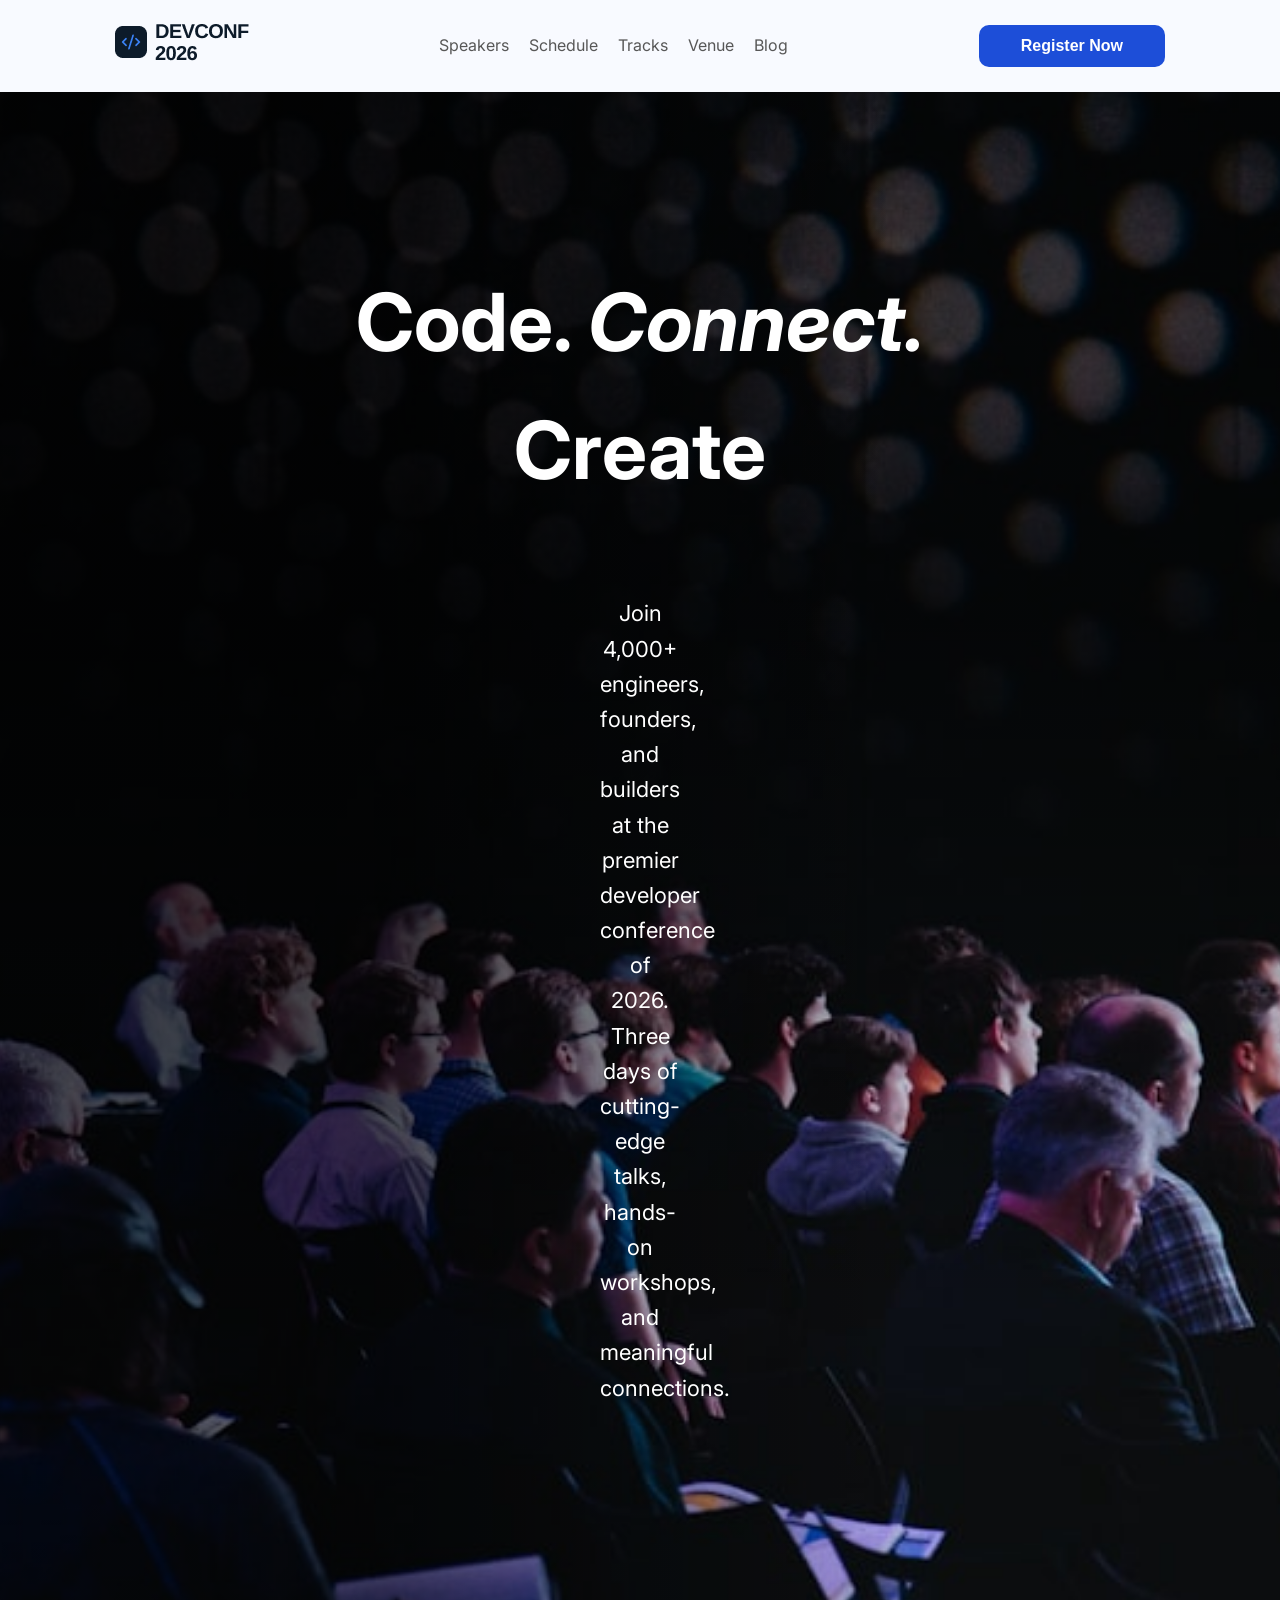
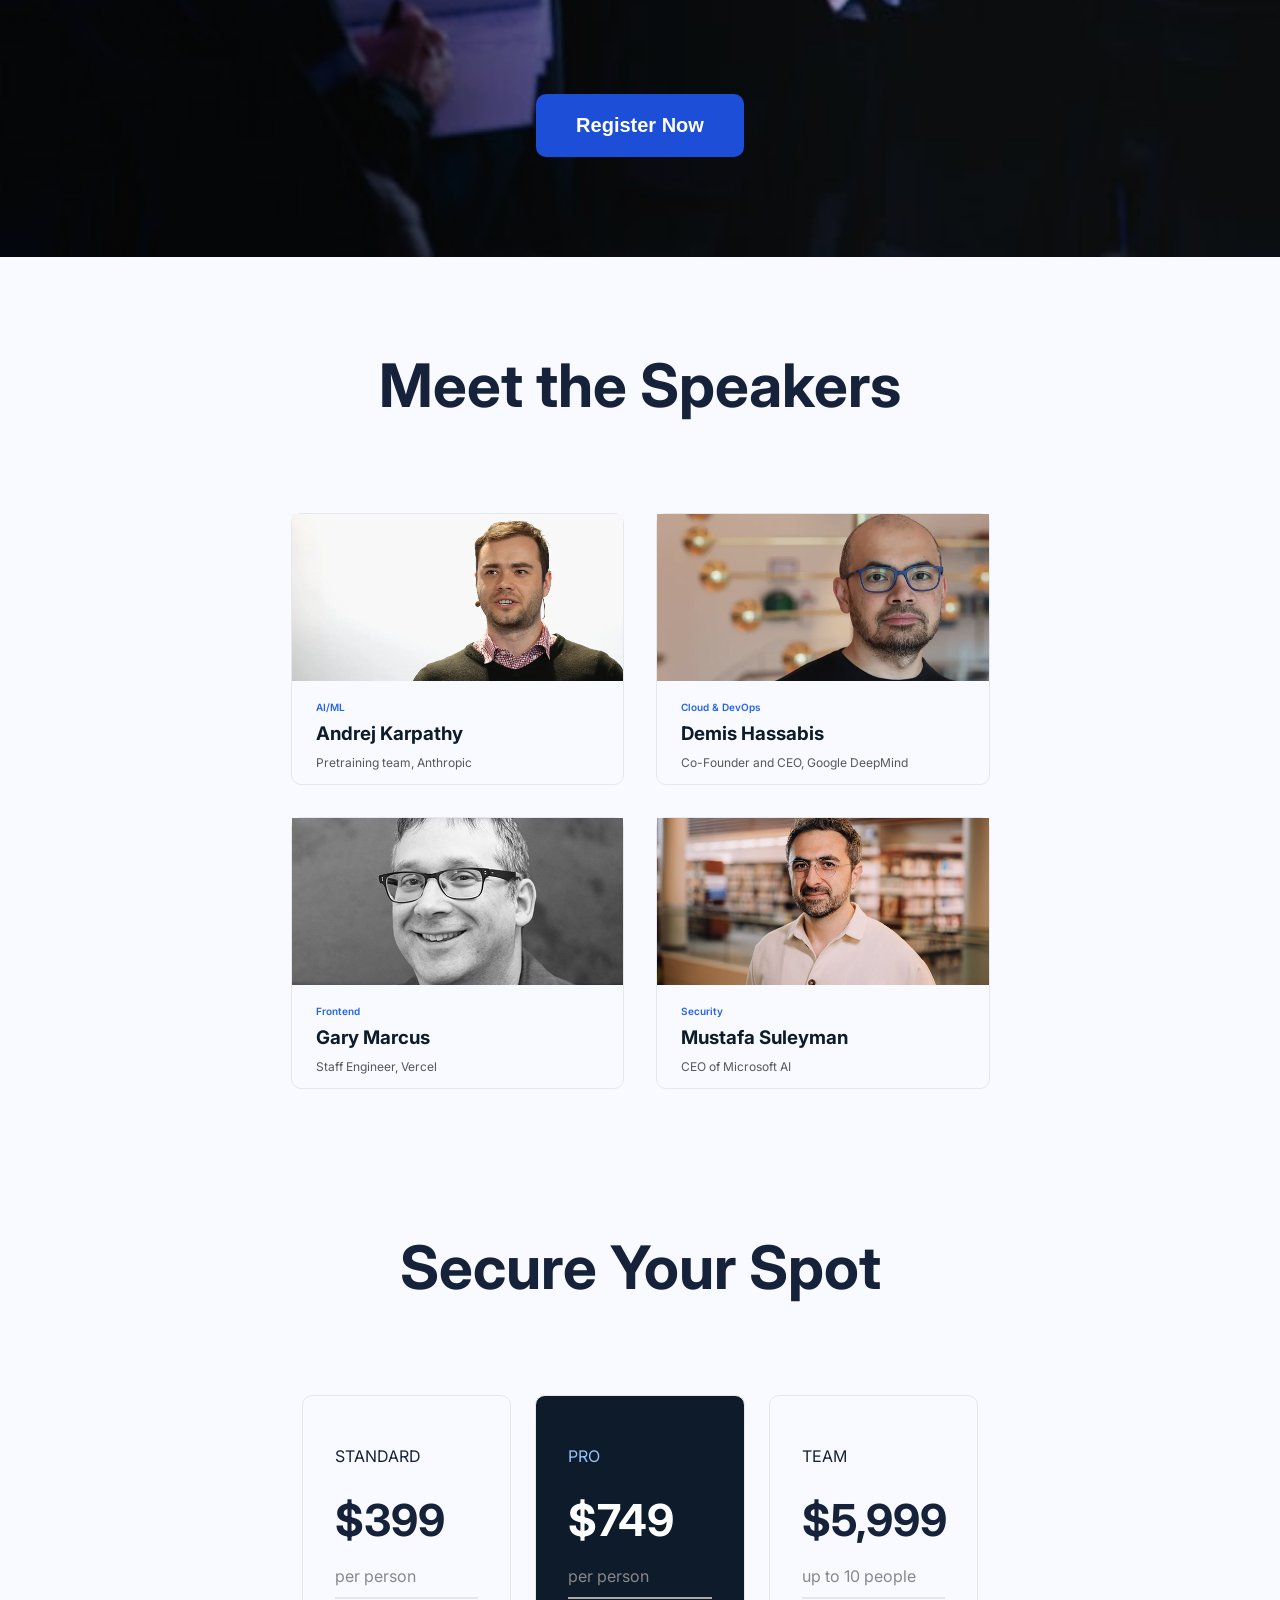
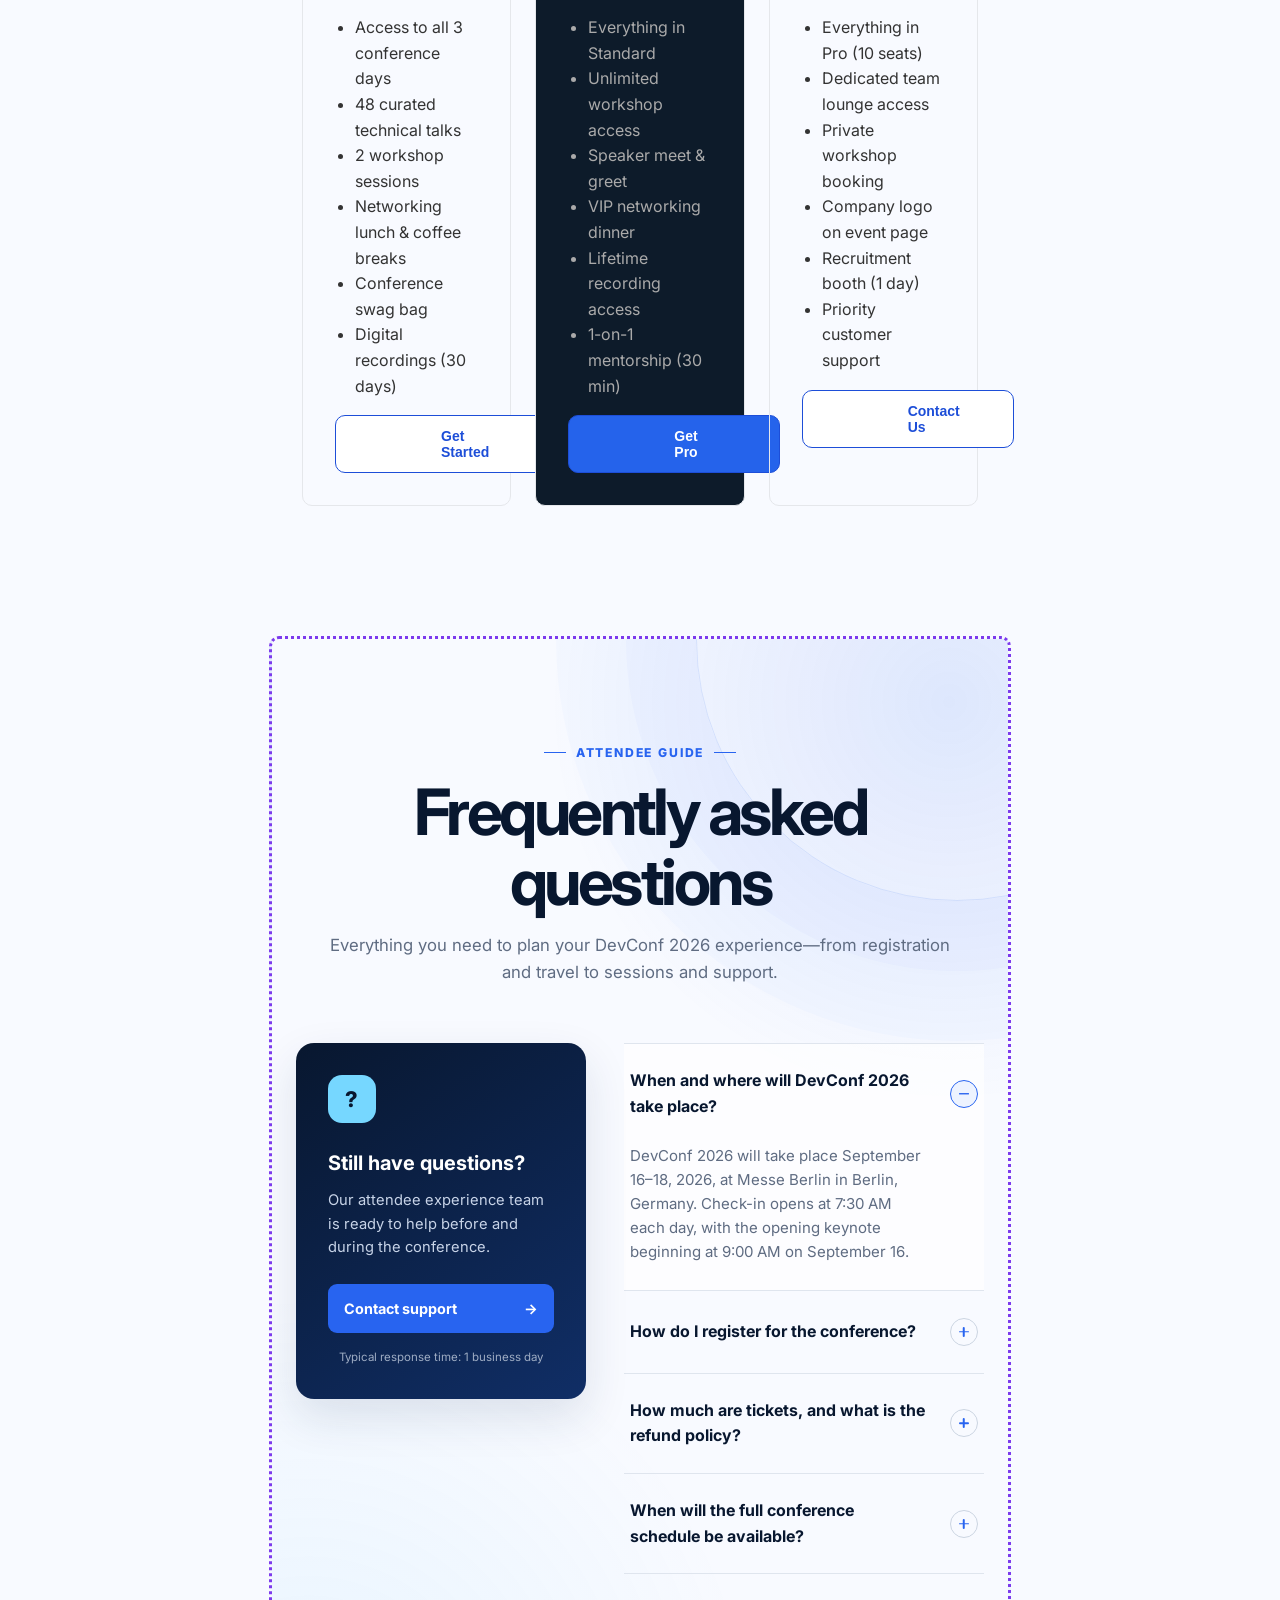
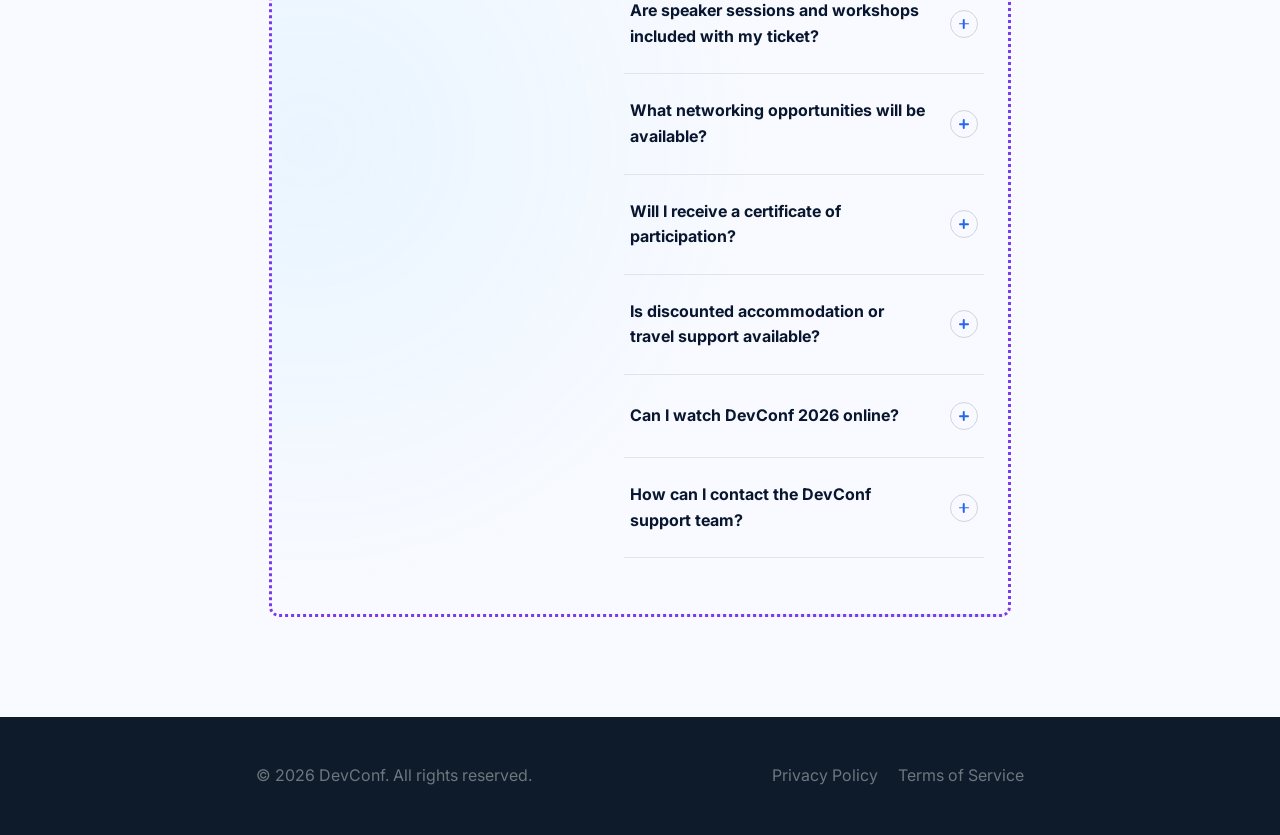
<file: index.html>
<!DOCTYPE html>
<html lang="en">
<head>
    <meta charset="UTF-8">
    <meta name="viewport" content="width=device-width, initial-scale=1.0">
    <link rel="preconnect" href="https://fonts.googleapis.com">
    <link rel="preconnect" href="https://fonts.gstatic.com" crossorigin>
    <link href="https://fonts.googleapis.com/css2?family=Inter:ital,opsz,wght@0,14..32,100..900;1,14..32,100..900&display=swap" rel="stylesheet">
    <link rel="stylesheet" href="styles.css">
    <title>DEVCONF</title>
</head>
<body class="inter">
    <header>
        <!-- Nav bar -->
        <section>
            <div class="navbar-size">
                <div class="nav-logo">
                    <img src="assets/logo.png" alt="logo">
                </div>
                <div class="navbar-options">
                    <a href="">Speakers</a>
                    <a href="">Schedule</a>
                    <a href="">Tracks</a>
                    <a href="">Venue</a>
                    <a href="">Blog</a>
                </div>
                <div class="">
                    <button class="register">Register Now</button>
                </div>
            </div>
        </section>
        <!-- Nav bar -->

        <!-- Hero section -->
        <section class="hero-section">
            <div class="">
                <h1 class="hero-title">Code. <span style="font-style: italic;">Connect.</span> Create</h1>
                <p class="hero-des">Join 4,000+ engineers, founders, and builders at the premier developer conference of 2026. Three days of cutting-edge talks, hands-on workshops, and meaningful connections.</p>
                <button class="hero-button">Register Now</button>
            </div>
        </section>
        <!-- Hero section -->
    </header>

    <main>
        <!-- Speaker section -->
        <section class="speaker-section">
            <h1 class="speaker-title">Meet the Speakers</h1>
            <div class="speaker-cards">
                <div class="speaker-card">
                    <div class="speaker-img"><img src="assets/andrej.png" alt="">
                    </div>
                    <div class="speaker-card-info">
                        <p class="job-title">AI/ML</p>
                        <h3 class="speaker-name">Andrej Karpathy</h3>
                        <p class="job-des">Pretraining team, Anthropic</p>
                    </div>
                </div>
                <div class="speaker-card">
                    <div class="speaker-img"><img src="assets/demis.png" alt="">
                    </div>
                    <div class="speaker-card-info">
                        <p class="job-title">Cloud & DevOps</p>
                        <h3 class="speaker-name">Demis Hassabis</h3>
                        <p class="job-des">Co-Founder and CEO, Google DeepMind</p>
                    </div>
                </div>
                <div class="speaker-card">
                    <div class="speaker-img"><img src="assets/gary.png" alt="">
                    </div>
                    <div class="speaker-card-info">
                        <p class="job-title">Frontend</p>
                        <h3 class="speaker-name">Gary Marcus</h3>
                        <p class="job-des">Staff Engineer, Vercel</p>
                    </div>
                </div>
                <div class="speaker-card">
                    <div class="speaker-img"><img src="assets/mustafa.png" alt="">
                    </div>
                    <div class="speaker-card-info">
                        <p class="job-title">Security</p>
                        <h3 class="speaker-name">Mustafa Suleyman</h3>
                        <p class="job-des">CEO of Microsoft AI</p>
                    </div>
                </div>
            </div>
        </section>
        <!-- Speaker section -->

        <!-- Package section -->
        <section class="package-section">
            <h1 class="package-title">Secure Your Spot</h1>
            <div class="package-cards">
                <div class="package-card">
                    <p class="package-card-title">STANDARD</p>
                    <h2 class="package-price">$399</h2>
                    <p class="person">per person</p>
                    <hr style="border:1px solid #E5E7EB;">
                    <ol class="package-list" style="padding-left: 20px;">
                        <li>Access to all 3 conference days</li>
                        <li>48 curated technical talks</li>
                        <li>2 workshop sessions</li>
                        <li>Networking lunch & coffee breaks</li>
                        <li>Conference swag bag</li>
                        <li>Digital recordings (30 days)</li>
                    </ol>
                    <button class="card-button">Get Started</button>
                </div>
                <div class="package-card" style="background-color: #0D1B2A;">
                    <p class="package-card-title" style="color: #93C5FD;">PRO</p>
                    <h2 class="package-price" style="color: white;">$749</h2>
                    <p class="person">per person</p>
                    <hr style="border:1px solid #aaaaaa;">
                    <ol class="package-list" style="color: #aaaaaa; padding-left: 20px;">
                        <li>Everything in Standard</li>
                        <li>Unlimited workshop access</li>
                        <li>Speaker meet & greet</li>
                        <li>VIP networking dinner</li>
                        <li>Lifetime recording access</li>
                        <li>1-on-1 mentorship (30 min)</li>
                    </ol>
                    <button class="card-button" style="background-color: #2563EB; color: white;">Get Pro</button>
                </div>
                <div class="package-card">
                    <p class="package-card-title">TEAM</p>
                    <h2 class="package-price">$5,999</h2>
                    <p class="person">up to 10 people</p>
                    <hr style="border:1px solid #E5E7EB;">
                    <ol class="package-list" style="padding-left: 20px;">
                        <li>Everything in Pro (10 seats)</li>
                        <li>Dedicated team lounge access</li>
                        <li>Private workshop booking</li>
                        <li>Company logo on event page</li>
                        <li>Recruitment booth (1 day)</li>
                        <li>Priority customer support</li>
                    </ol>
                    <button class="card-button">Contact Us</button>
                </div>
            </div>
        </section>
        
        <!-- Package section -->

        <!-- FAQ section -->
   <section class="faq-section" aria-labelledby="faq-title">
      <div class="faq-shell">
        <header class="faq-header">
          <span class="eyebrow">ATTENDEE GUIDE</span>
          <h1 id="faq-title">Frequently asked questions</h1>
          <p>Everything you need to plan your DevConf 2026 experience—from registration and travel to sessions and support.</p>
        </header>

        <div class="faq-grid">
          <aside class="support-card" aria-label="Conference support">
            <div class="support-icon" aria-hidden="true">?</div>
            <h2>Still have questions?</h2>
            <p>Our attendee experience team is ready to help before and during the conference.</p>
            <a href="mailto:support@devconf2026.com">Contact support <span aria-hidden="true">→</span></a>
            <span class="response-time">Typical response time: 1 business day</span>
          </aside>

          <div class="faq-list">
            <details open>
              <summary>When and where will DevConf 2026 take place?<span class="toggle" aria-hidden="true"></span></summary>
              <div class="answer"><p>DevConf 2026 will take place September 16–18, 2026, at Messe Berlin in Berlin, Germany. Check-in opens at 7:30 AM each day, with the opening keynote beginning at 9:00 AM on September 16.</p></div>
            </details>

            <details>
              <summary>How do I register for the conference?<span class="toggle" aria-hidden="true"></span></summary>
              <div class="answer"><p>Register online through the official DevConf 2026 website and choose your preferred pass and optional workshops. After payment, you’ll receive a confirmation email with your digital ticket and attendee portal access.</p></div>
            </details>

            <details>
              <summary>How much are tickets, and what is the refund policy?<span class="toggle" aria-hidden="true"></span></summary>
              <div class="answer"><p>Early-bird passes start at €399, standard passes at €549, and team discounts are available for five or more attendees. Refund requests received by July 31, 2026, are eligible for a refund minus a €40 processing fee; tickets may also be transferred until September 1.</p></div>
            </details>

            <details>
              <summary>When will the full conference schedule be available?<span class="toggle" aria-hidden="true"></span></summary>
              <div class="answer"><p>The complete agenda will be published in June 2026 and updated in the attendee portal and mobile app. You’ll be able to build a personal schedule and receive alerts if session details change.</p></div>
            </details>

            <details>
              <summary>Are speaker sessions and workshops included with my ticket?<span class="toggle" aria-hidden="true"></span></summary>
              <div class="answer"><p>Keynotes and breakout sessions are included with every conference pass. Hands-on workshops have limited capacity and may require a separate ticket, so advance booking is recommended.</p></div>
            </details>

            <details>
              <summary>What networking opportunities will be available?<span class="toggle" aria-hidden="true"></span></summary>
              <div class="answer"><p>Attendees can join topic-based meetups, mentor hours, community lounges, the welcome reception, and facilitated networking sessions. The event app also supports opt-in attendee matching and one-to-one meeting requests.</p></div>
            </details>

            <details>
              <summary>Will I receive a certificate of participation?<span class="toggle" aria-hidden="true"></span></summary>
              <div class="answer"><p>Yes. Verified attendees will receive a digital certificate by email within seven business days after the conference, and workshop completion badges will be issued separately where applicable.</p></div>
            </details>

            <details>
              <summary>Is discounted accommodation or travel support available?<span class="toggle" aria-hidden="true"></span></summary>
              <div class="answer"><p>DevConf has secured preferential rates at partner hotels near Messe Berlin, available through the attendee portal while rooms last. The travel guide also includes public transit directions, visa invitation letter requests, and accessibility information.</p></div>
            </details>

            <details>
              <summary>Can I watch DevConf 2026 online?<span class="toggle" aria-hidden="true"></span></summary>
              <div class="answer"><p>Keynotes and selected sessions will be streamed live for virtual pass holders, with recordings available on demand for 90 days. Workshops and some speaker sessions may remain in-person only due to licensing or participation requirements.</p></div>
            </details>

            <details>
              <summary>How can I contact the DevConf support team?<span class="toggle" aria-hidden="true"></span></summary>
              <div class="answer"><p>Email <a href="mailto:support@devconf2026.com">support@devconf2026.com</a> or use live chat in the attendee portal, Monday–Friday, 9:00 AM–6:00 PM CET. During the event, visit the Help Desk in the main entrance hall for immediate assistance.</p></div>
            </details>
          </div>
        </div>
      </div>
    </section>
        <!-- FAQ section -->
    </main>

    <footer class="" style="background-color: #0D1B2A; color: rgba(255, 255, 255, 0.4);">
        <div class="footer-des">
            <p class="">© 2026 DevConf. All rights reserved.</p>
            <div style="display: flex; gap: 20px;"><p class="">Privacy Policy</p><p class="">Terms of Service</p></div>
        </div>
    </footer>
</body>
</html>
</file>
<file: styles.css>
.inter {
  font-family: "Inter", sans-serif;
  font-optical-sizing: auto;
  font-weight: weight;
  font-style: normal;
}

* {
    box-sizing: border-box;
}

body {
  margin: 0;
  padding: 0;
  width: 100%;
}

/* Nav bar */
.navbar-size {
    display: flex;
    justify-content: space-between;
    align-items: center;
    text-align: center;
    padding: 20px 115px;
}

.navbar-options{
    display: flex;
}

.navbar-options a{
    text-decoration: none;
    padding: 0px 10px;
    color: #575757;
    font-size: 16px;
}

.register {
    background-color: #1D4ED8;
    padding: 12px 42px;
    border: none;
    border-radius: 10px;
    color: white;
    font-weight: bold;
    font-size: 16px;
}
/* Nav bar */

/* Hero Section */
.hero-section {
    background: linear-gradient(to right,rgba(0, 0, 0, 0.6) 30% , rgba(0, 0 , 0 ,0) 70%),linear-gradient(to bottom,rgba(0, 0, 0, 0.6) 30%,rgba(0, 0, 0, 0) 70%),
    url("./assets/banner.jpg");
    background-position: center;
    background-repeat: no-repeat;
    background-size: cover;
    text-align: center;
    padding: 100px 350px;
}

.hero-title{
    font-weight: bold;
    font-size: 80px;
    color: white;
}

.hero-des {
    font-size: 22px;
    padding: 16px 250px;
    color: white;
}

.hero-button{
    margin-top: 250px;
    padding: 20px 40px;
    background-color: #1D4ED8;
    border: none;
    border-radius: 10px;
    color: white;
    font-weight: bold;
    font-size: 20px;
}
/* Hero Section */

/* Speaker Section */
.speaker-section {
    padding: 0 55px;
    margin-bottom: 130px;
}

.speaker-title , .package-title{
    font-size: 60px;
    text-align: center;
    margin: 80px 0px;
}

.speaker-cards {
    margin: 0 auto;
    padding: 0 60px;
    display: grid;
    grid-template-columns: repeat(2, minmax(0,1fr));
    gap: 32px;
    width: 100%;
    max-width: 70%;
}

.speaker-card {
    border-radius: 10px;
    border: 1px solid #E5E7EB;
}

.speaker-img img {
    width: 100%;
}

.speaker-card-info {
    padding-left: 24px;
    margin-bottom: 12px;
}

.job-title {
    margin-bottom: 0;
    color: #2563EB;
    font-size: 10px;
    font-weight: 600;
}

.speaker-name {
    color: #0D1B2A;
    margin: 4px 0;
}

.job-des{
    margin: 0;
    color: #575757;
    font-size: 12px;
}
/* Speaker Section */

/* Package Section */
.package-section{
    margin-bottom: 130px;
}
.package-cards {
    display: grid;
    grid-template-columns: repeat(3, minmax(0,1fr));
    width: 100%;
    max-width: 70%;
    padding: 0 110px;
    margin: 0 auto;
    gap: 24px;
}
.package-card {
    padding: 32px;
    border: 1px solid #E5E7EB;
    border-radius: 10px;
}
.package-list {
    color: #333333;
    list-style: disc;
}

.person {
    color: #888888;
    font-size: 16px;
    margin: 8px 0;
}

.package-price {
    font-size: 44px;
    font-weight: bold;
    margin: 0;
}

.card-button {
    padding: 12px 105px;
    font-weight: bold;
    font-size: 14px;
    background-color: white;
    border: 1px solid #1D4ED8;
    border-radius: 10px;
    color: #1D4ED8;
    width: 100%;
}
/* Package Section */

/* FAQ section */
.faq-section {
    margin: 0 auto;
    width: 58%;
    max-width: 100%;
    margin-bottom: 100px;
    border:dotted;
    border-color: #7C3AED;
    border-radius: 10px;
}
:root {
  --navy: #08172f;
  --blue: #2864f0;
  --blue-dark: #174dcc;
  --blue-soft: #edf3ff;
  --text: #16223a;
  --muted: #5f6c82;
  --line: #dfe5ee;
  --white: #ffffff;
  --shadow: 0 18px 45px rgba(21, 46, 91, 0.12);
}

* { box-sizing: border-box; }

body {
  margin: 0;
  color: var(--text);
  background: #f8faff;
  font-family: "Inter", system-ui, -apple-system, BlinkMacSystemFont, "Segoe UI", sans-serif;
  line-height: 1.6;
}

a { color: inherit; }

.faq-section {
  position: relative;
  min-height: 100vh;
  padding: 96px 24px 56px;
  overflow: hidden;
  background:
    radial-gradient(circle at 92% 4%, rgba(40, 100, 240, 0.13), transparent 25rem),
    radial-gradient(circle at 5% 70%, rgba(84, 199, 255, 0.09), transparent 28rem),
    #f8faff;
}

.faq-section::before {
  position: absolute;
  top: -260px;
  right: -210px;
  width: 520px;
  height: 520px;
  border: 1px solid rgba(40, 100, 240, 0.13);
  border-radius: 50%;
  box-shadow: 0 0 0 70px rgba(40, 100, 240, 0.025), 0 0 0 140px rgba(40, 100, 240, 0.02);
  content: "";
}

.faq-shell {
  position: relative;
  z-index: 1;
  width: min(1180px, 100%);
  margin: 0 auto;
}

.faq-header {
  width: min(760px, 100%);
  margin: 0 auto 58px;
  text-align: center;
}

.eyebrow {
  display: inline-flex;
  align-items: center;
  gap: 10px;
  color: var(--blue);
  font-size: 0.76rem;
  font-weight: 800;
  letter-spacing: 0.15em;
}

.eyebrow::before,
.eyebrow::after {
  width: 22px;
  height: 1px;
  background: currentColor;
  content: "";
}

.faq-header h1 {
  margin: 15px 0 16px;
  color: var(--navy);
  font-size: clamp(2.3rem, 5vw, 4.25rem);
  line-height: 1.08;
  letter-spacing: -0.055em;
}

.faq-header p {
  max-width: 650px;
  margin: 0 auto;
  color: var(--muted);
  font-size: 1.05rem;
}

.faq-grid {
  display: grid;
  grid-template-columns: 290px minmax(0, 1fr);
  gap: 38px;
  align-items: start;
}

.support-card {
  position: sticky;
  top: 28px;
  padding: 32px;
  color: var(--white);
  background: linear-gradient(145deg, var(--navy), #102e66);
  border-radius: 18px;
  box-shadow: var(--shadow);
}

.support-icon {
  display: grid;
  width: 48px;
  height: 48px;
  margin-bottom: 24px;
  place-items: center;
  color: var(--navy);
  background: #76d7ff;
  border-radius: 14px;
  font-size: 1.35rem;
  font-weight: 800;
}

.support-card h2 { margin: 0 0 10px; font-size: 1.25rem; }
.support-card p { margin: 0 0 24px; color: #c7d3e7; font-size: 0.92rem; }

.support-card a {
  display: flex;
  justify-content: space-between;
  align-items: center;
  padding: 13px 16px;
  background: var(--blue);
  border-radius: 9px;
  font-size: 0.9rem;
  font-weight: 700;
  text-decoration: none;
  transition: background 180ms ease, transform 180ms ease;
}

.support-card a:hover { background: #3977ff; transform: translateY(-1px); }
.support-card a:focus-visible, summary:focus-visible { outline: 3px solid #76d7ff; outline-offset: 3px; }

.response-time {
  display: block;
  margin-top: 15px;
  color: #9eacc3;
  font-size: 0.72rem;
  text-align: center;
}

.faq-list { border-top: 1px solid var(--line); }

details {
  border-bottom: 1px solid var(--line);
  transition: background 180ms ease;
}

details[open] { background: rgba(255, 255, 255, 0.7); }

summary {
  display: flex;
  min-height: 82px;
  padding: 24px 6px;
  align-items: center;
  justify-content: space-between;
  gap: 24px;
  color: var(--navy);
  cursor: pointer;
  font-size: 1rem;
  font-weight: 700;
  list-style: none;
}

summary::-webkit-details-marker { display: none; }

.toggle {
  position: relative;
  flex: 0 0 28px;
  width: 28px;
  height: 28px;
  border: 1px solid #cbd4e1;
  border-radius: 50%;
}

.toggle::before,
.toggle::after {
  position: absolute;
  top: 50%;
  left: 50%;
  width: 10px;
  height: 1.5px;
  background: var(--blue);
  border-radius: 2px;
  content: "";
  transform: translate(-50%, -50%);
  transition: transform 180ms ease;
}

.toggle::after { transform: translate(-50%, -50%) rotate(90deg); }
details[open] .toggle { border-color: var(--blue); background: var(--blue-soft); }
details[open] .toggle::after { transform: translate(-50%, -50%) rotate(0); }

.answer { padding: 0 60px 26px 6px; }
.answer p { margin: 0; color: var(--muted); font-size: 0.94rem; }
.answer a { color: var(--blue-dark); font-weight: 600; }

.theme-line {
  margin: 62px 0 0;
  color: #77849a;
  font-size: 0.76rem;
  letter-spacing: 0.015em;
  text-align: center;
}

.theme-line span { padding: 0 5px; color: var(--blue); }

@media (max-width: 820px) {
  .faq-section { padding-top: 72px; }
  .faq-grid { grid-template-columns: 1fr; }
  .support-card { position: static; display: grid; grid-template-columns: auto 1fr; column-gap: 18px; }
  .support-icon { grid-row: 1 / 3; margin: 0; }
  .support-card h2, .support-card p { grid-column: 2; }
  .support-card a, .response-time { grid-column: 1 / -1; }
}

@media (max-width: 520px) {
  .faq-section { padding: 54px 18px 40px; }
  .faq-header { margin-bottom: 40px; text-align: left; }
  .eyebrow::before { display: none; }
  .faq-header h1 { font-size: 2.35rem; }
  .support-card { display: block; padding: 26px; }
  .support-icon { margin-bottom: 20px; }
  summary { min-height: 76px; padding: 20px 2px; font-size: 0.94rem; }
  .answer { padding: 0 40px 22px 2px; }
  .theme-line { margin-top: 44px; }
}

@media (prefers-reduced-motion: reduce) {
  *, *::before, *::after { scroll-behavior: auto !important; transition: none !important; }
}

/* FAQ section */

/* Footer */
.footer-des {
    display: flex;
    justify-content: space-between;
    margin: 0 auto;
    width: 60%;
    max-width: 100%;
    align-items: center;
    padding: 30px 0;
}
</file>
